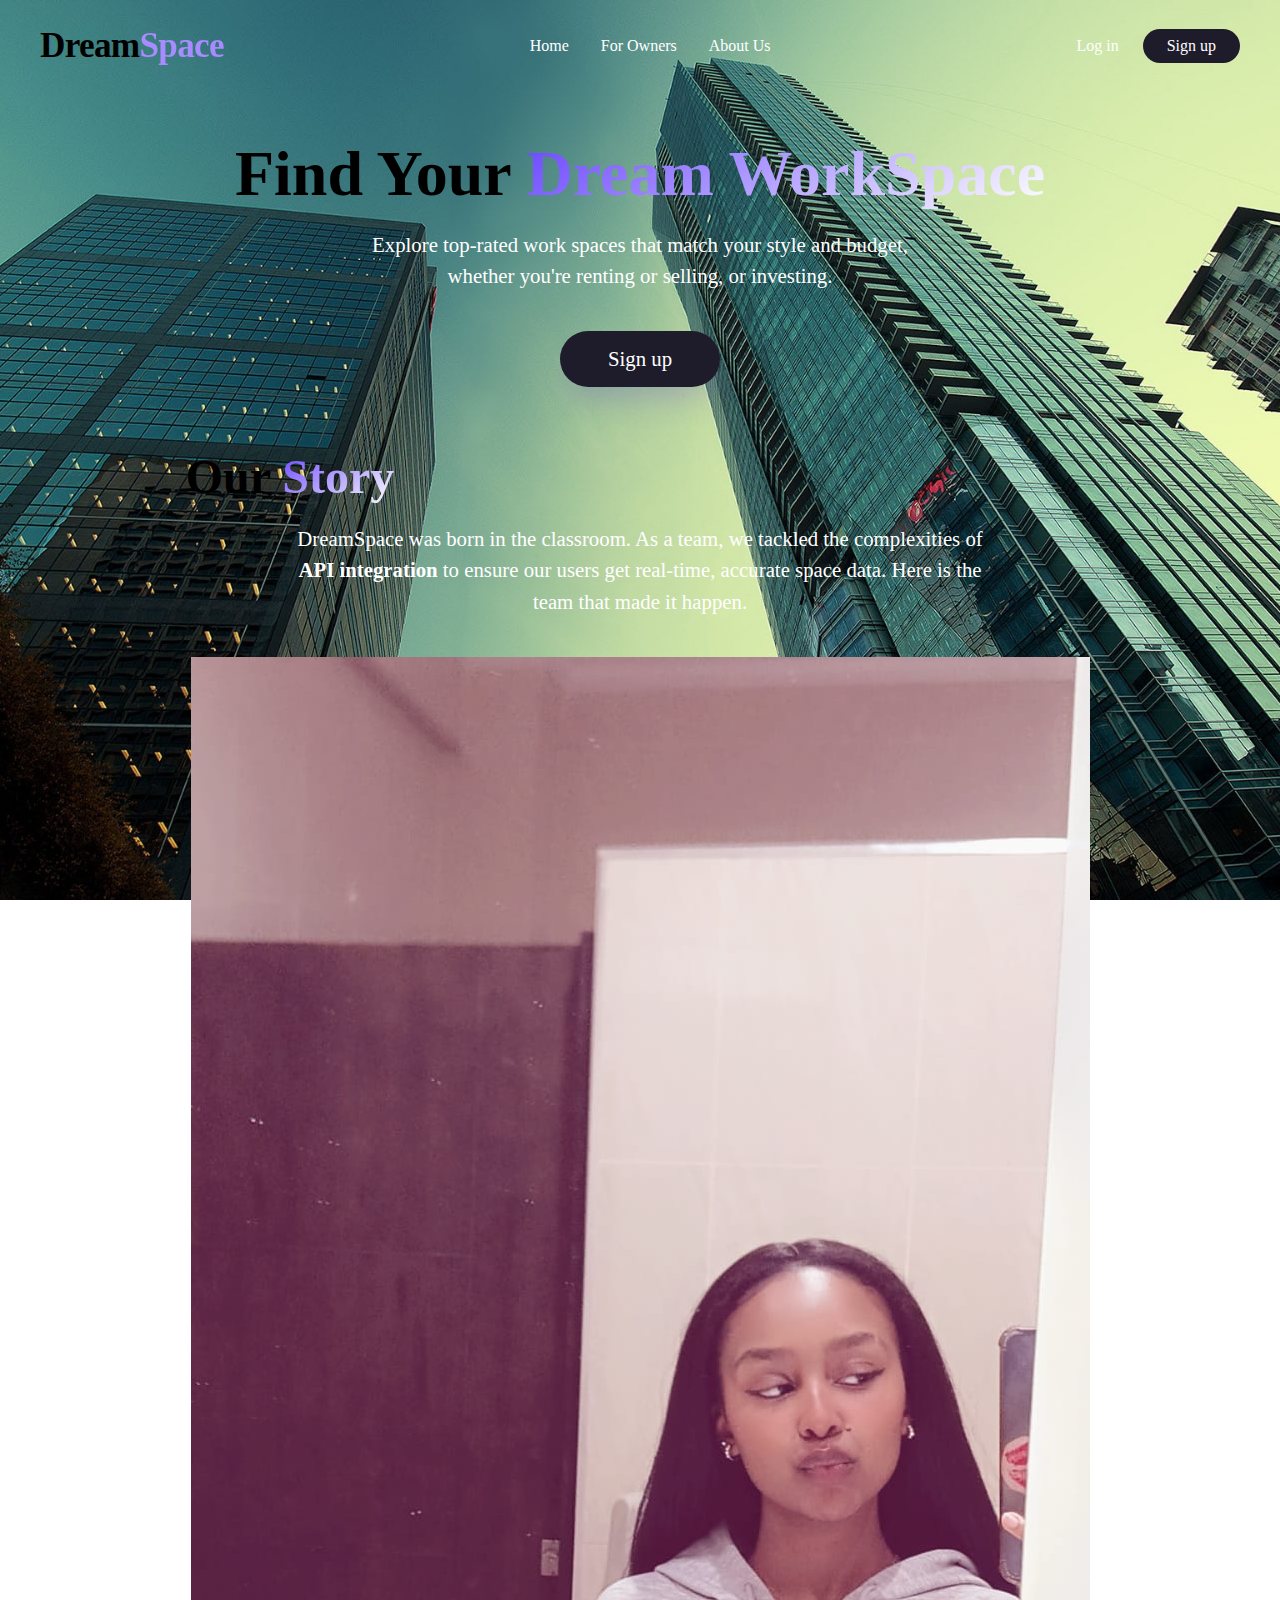
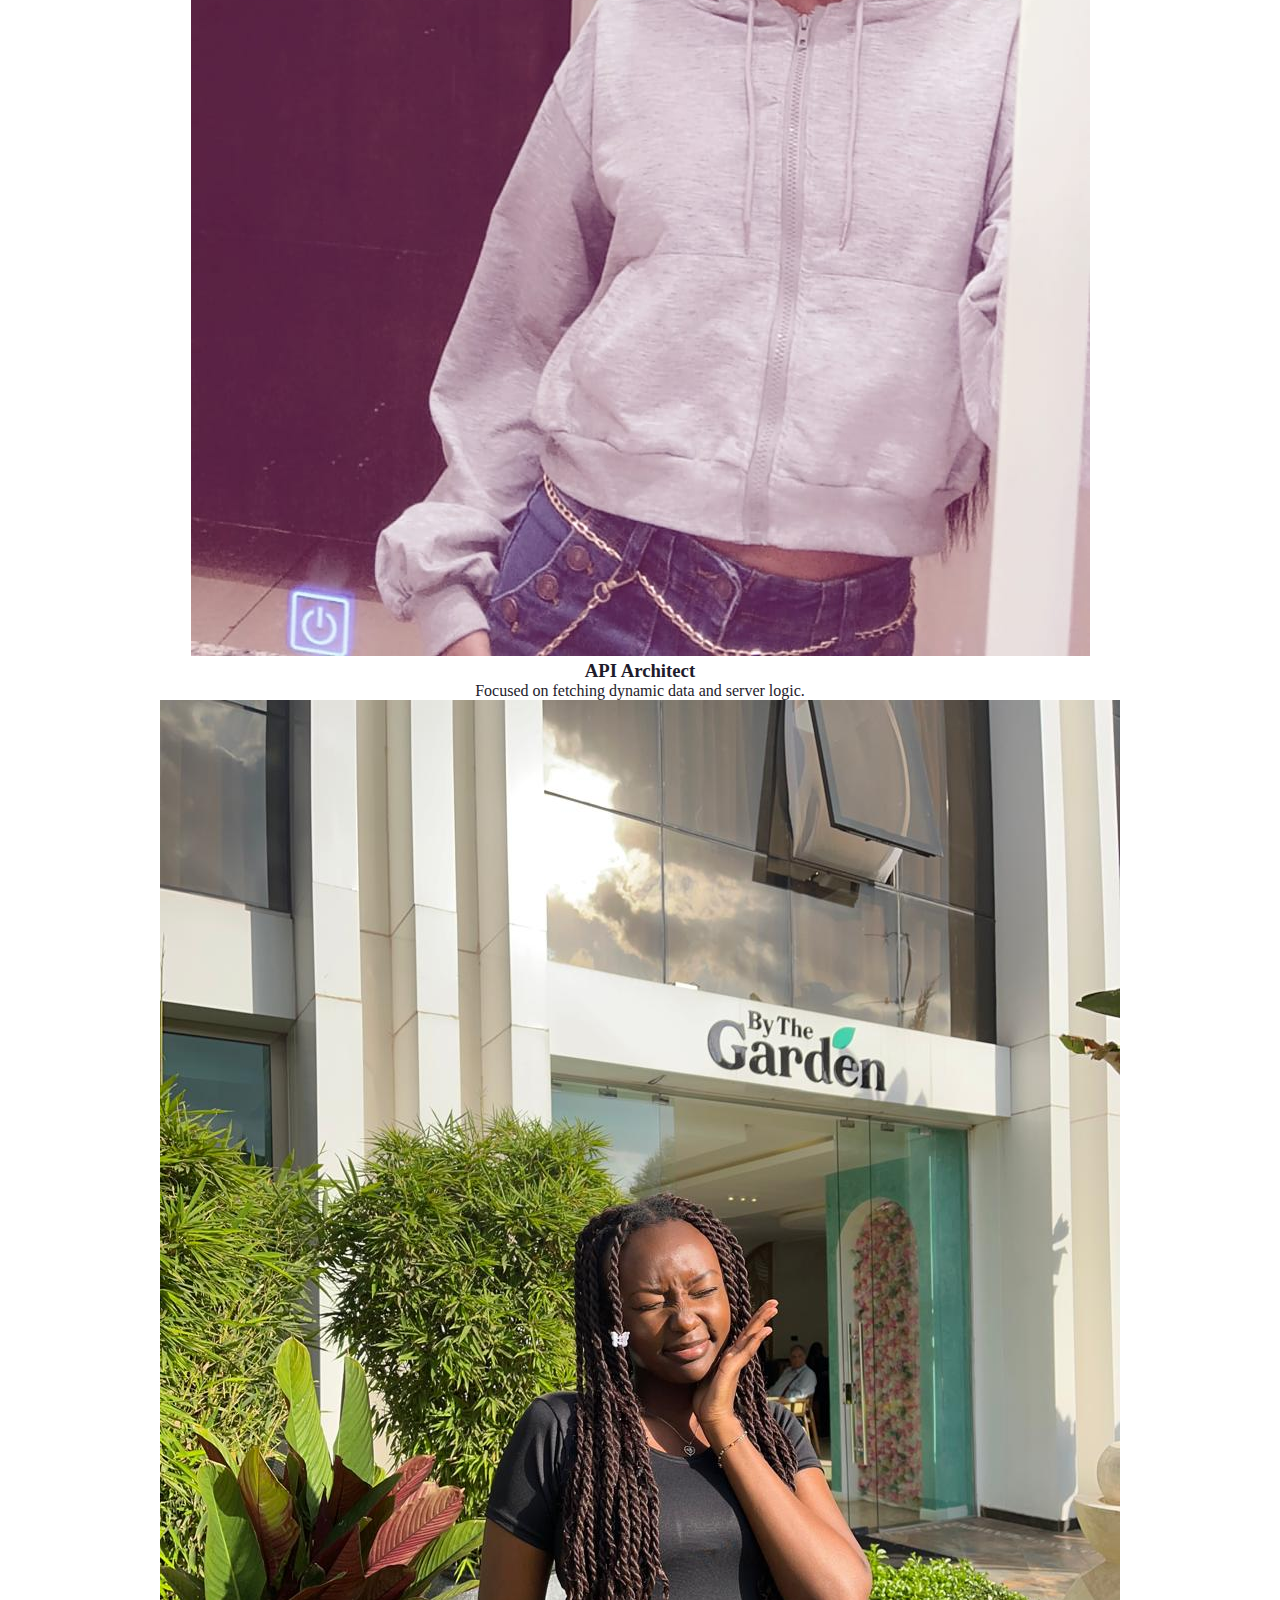
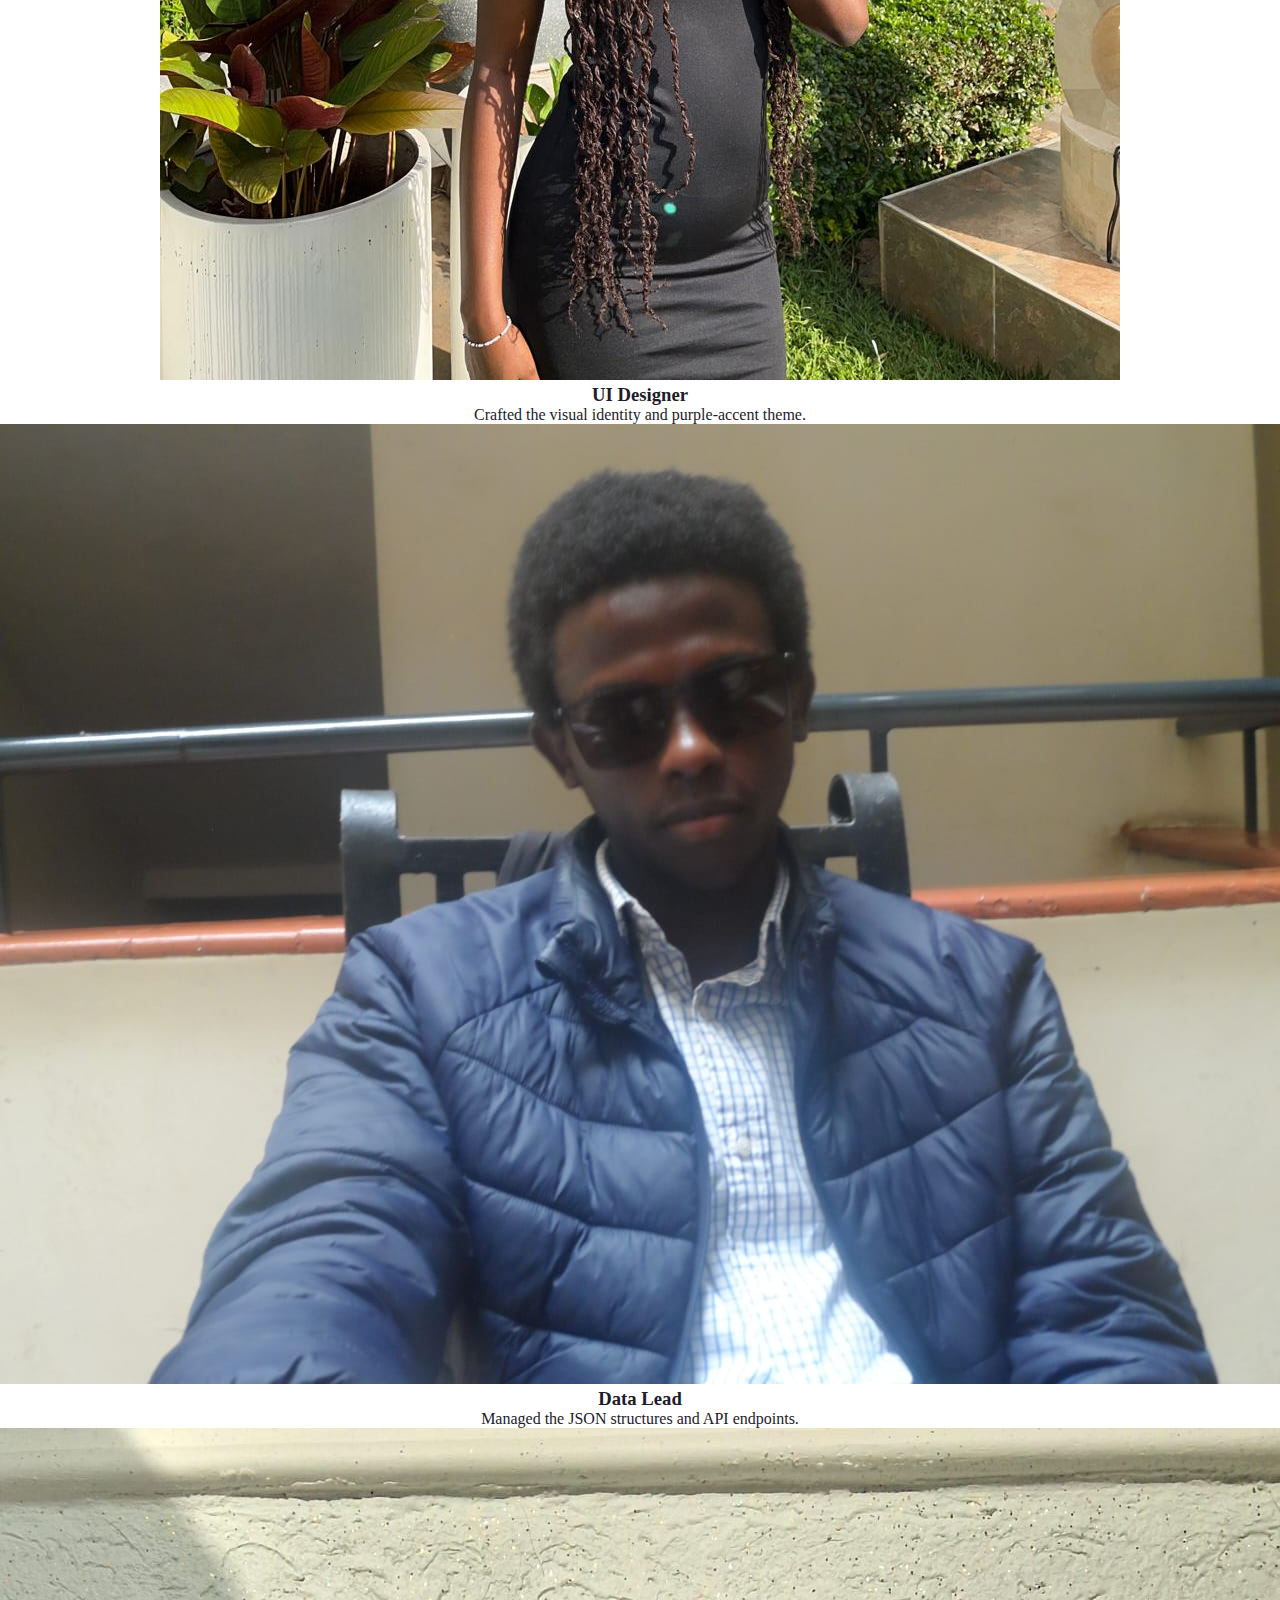
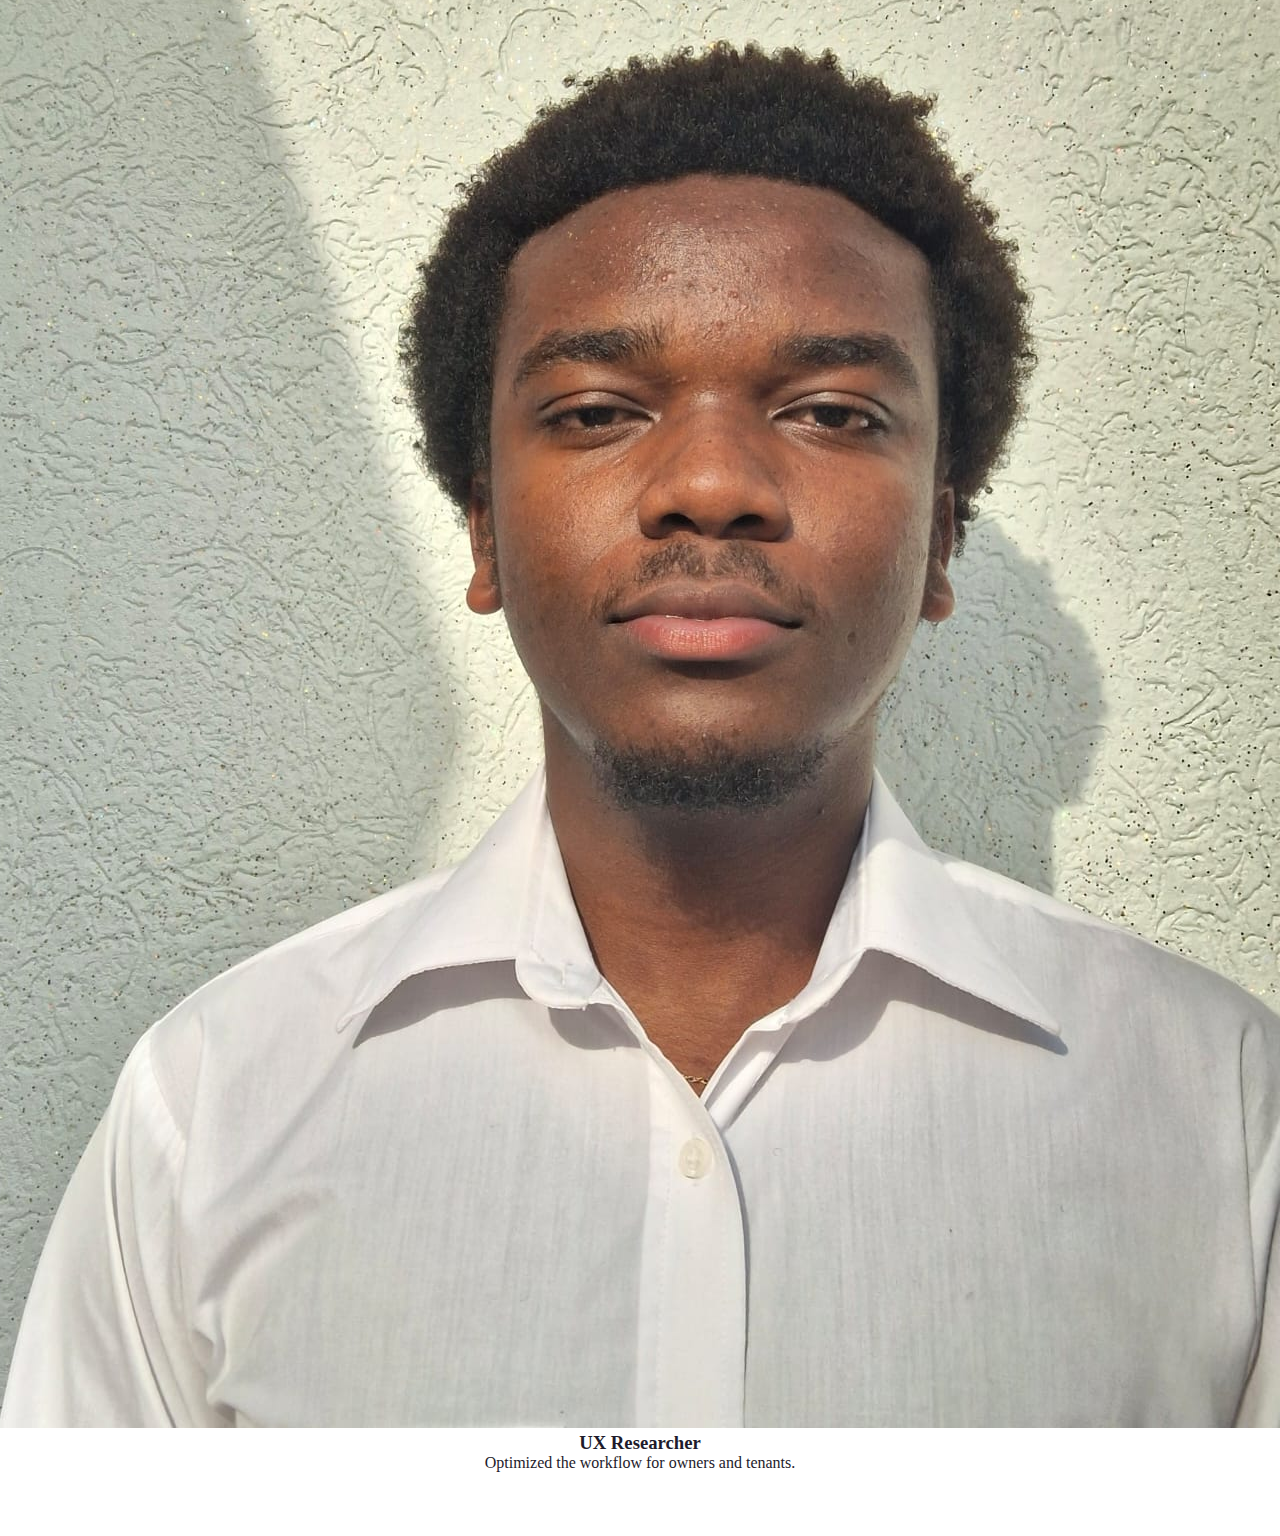
<file: index.html>
<!DOCTYPE html>
<html lang="en">
<head>
    <meta charset="UTF-8">
    <meta name="viewport" content="width=device-width, initial-scale=1.0">
    <title>DreamSpace · find your space</title>
    <link rel="stylesheet" href="css/style.css">

        
</head>
<body>
    <div class="top-nav">
        <div class="dreamspace-logo">
            Dream<span>Space</span>
        </div>
        <div class="nav-links">
            <a href="index.html">Home</a>
            <a href="owners.html">For Owners</a>
            <a href="about.html">About Us</a>
        </div>
        <div class="auth-links">
            <a href="tenantlogin.html">Log in</a>
            <a href="tenantsign.html">Sign up</a>
        </div>
    </div>

    <div class="main-content">
        <div class="hero-title">
            Find Your <span>Dream WorkSpace</span>
        </div>
        <div class="hero-description">
            Explore top-rated work spaces that match your style and budget, 
            <br>whether you're renting or selling, or investing.
        </div>
        <a href="tenantsign.html" class="signup-large">Sign up</a>

        <section class="story-section">
            <div class="hero-title" style="font-size: 3rem; margin-top: 4rem;">
                Our <span>Story</span>
            </div>
            <div class="hero-description">
                DreamSpace was born in the classroom. As a team, we tackled the complexities of <strong>API integration</strong> to ensure our users get real-time, accurate space data. Here is the team that made it happen.
            </div>

            <div class="classmate-grid">
                <div class="classmate-card">
                    <div class="photo-placeholder">
                        <img src="img/classmate1.jpeg" alt="Classmate Name">
                    </div>
                    <h3>API Architect</h3>
                    <p>Focused on fetching dynamic data and server logic.</p>
                </div>

                <div class="classmate-card">
                    <div class="photo-placeholder">
                        <img src="img/classmate2.jpeg" alt="Classmate Name">
                    </div>
                    <h3>UI Designer</h3>
                    <p>Crafted the visual identity and purple-accent theme.</p>
                </div>

                <div class="classmate-card">
                    <div class="photo-placeholder">
                        <img src="img/classmate3.jpeg" alt="Classmate Name">
                    </div>
                    <h3>Data Lead</h3>
                    <p>Managed the JSON structures and API endpoints.</p>
                </div>

                <div class="classmate-card">
                    <div class="photo-placeholder">
                        <img src="img/classmate4.jpeg" alt="Classmate Name">
                    </div>
                    <h3>UX Researcher</h3>
                    <p>Optimized the workflow for owners and tenants.</p>
                </div>
            </div>
        </section>
    </div>
</body>
</html>
</file>
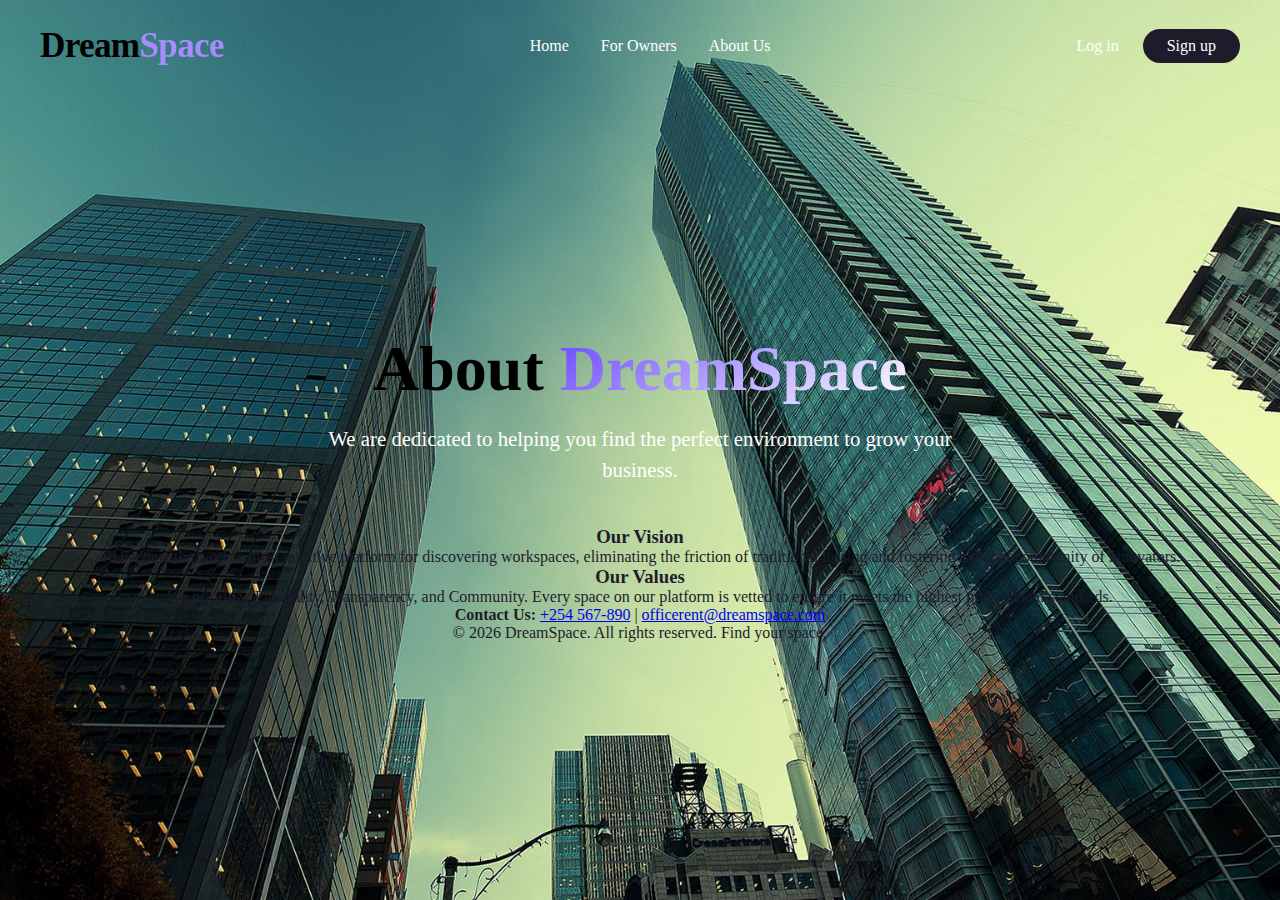
<file: about.html>
<!DOCTYPE html>
<html lang="en">
<head>
    <meta charset="UTF-8">
    <meta name="viewport" content="width=device-width, initial-scale=1.0">
    <title>About Us · DreamSpace</title>
    <link rel="stylesheet" href="css/style.css">
    <link rel="icon" href="css/LOGO.png" type="image/png">


</head>
<body>
    <div class="top-nav">
        <div class="dreamspace-logo">
            Dream<span>Space</span>
        </div>
        <div class="nav-links">
            <a href="index.html">Home</a>
            <a href="owners.html">For Owners</a>
            <a href="about.html">About Us</a>
        </div>
        <div class="auth-links">
            <a href="tenantlogin.html">Log in</a>
            <a href="tenantsign.html">Sign up</a>
        </div>
    </div>

    <div class="main-content">
        <div class="hero-title">
            About <span>DreamSpace</span>
        </div>
        
        <div class="hero-description">
            We are dedicated to helping you find the perfect environment to grow your business.
        </div>

        <div class="info-grid">
            <div class="info-box">
                <h3>Our <span>Vision</span></h3>
                <p>To become the world's most intuitive platform for discovering workspaces, eliminating the friction of traditional leasing and fostering a global community of innovators.</p>
            </div>
            <div class="info-box">
                <h3>Our <span>Values</span></h3>
                <p>We prioritize Flexibility, Transparency, and Community. Every space on our platform is vetted to ensure it meets the highest professional standards.</p>
            </div>
        </div>

        <div class="footer-contact">
            <div class="contact-details">
                <strong>Contact Us:</strong>
                <a href="tel:+254567890">+254 567-890</a> | 
                <a href="mailto:officerent@dreamspace.com">officerent@dreamspace.com</a>
            </div>
            <div class="copyright">
                &copy; 2026 DreamSpace. All rights reserved. <span>Find your space.</span>
            </div>
        </div>
    </div>
</body>
</html>
</file>
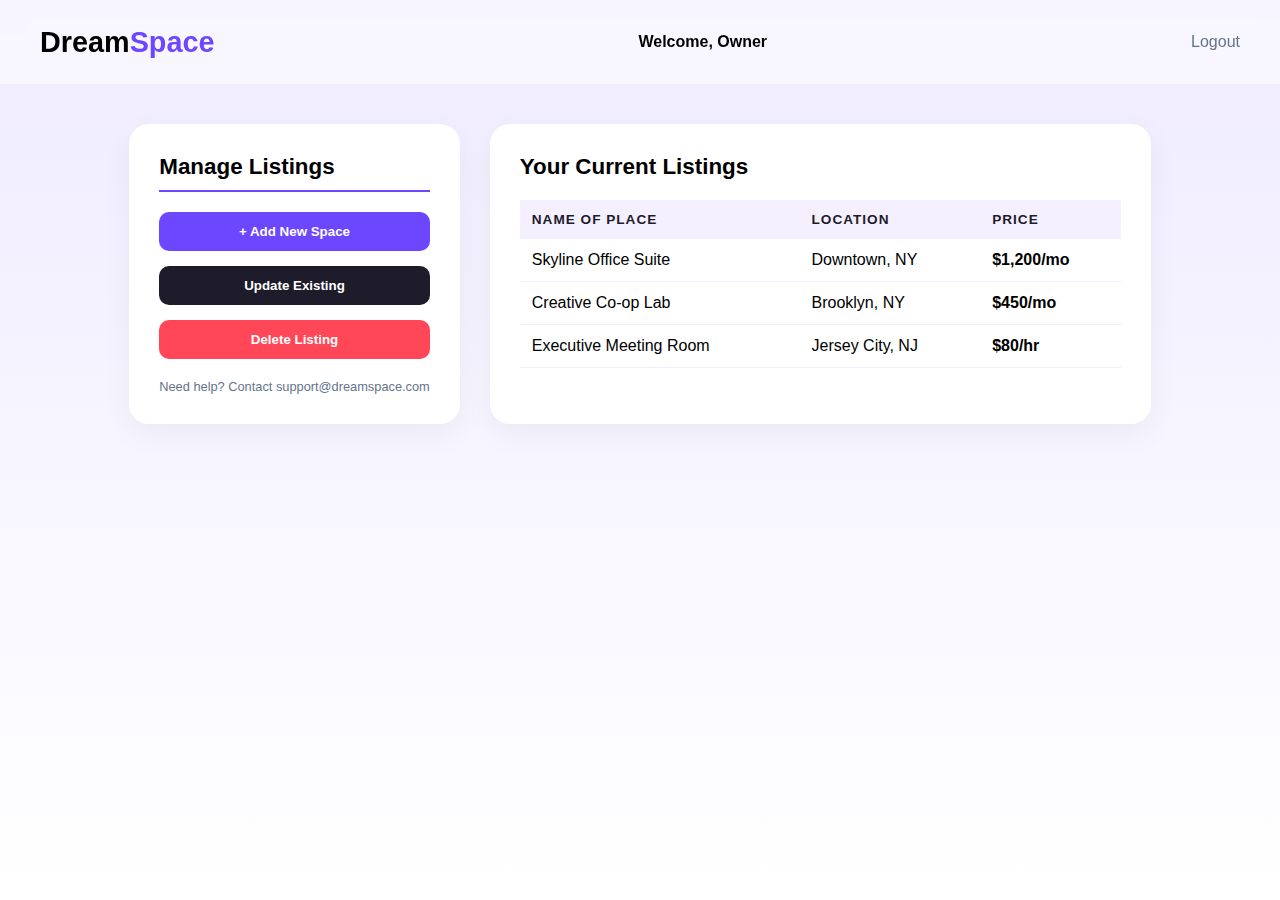
<file: owner_dash.html>
<!DOCTYPE html>
<html lang="en">
<head>
    <meta charset="UTF-8">
    <meta name="viewport" content="width=device-width, initial-scale=1.0">
    <title>Owner Dashboard · DreamSpace</title>
    <link rel="stylesheet" href="css/owner.css">

</head>
<body>

    <nav class="top-nav">
        <a href="index.html" class="dreamspace-logo">Dream<span>Space</span></a>
        <div style="font-weight: 600;">Welcome, Owner</div>
        <a href="owners.html" style="text-decoration: none; color: var(--text-muted);">Logout</a>
    </nav>

    <div class="dash-container">
        <div class="mgmt-box">
            <h2>Manage <span>Listings</span></h2>
            <div class="btn-stack">
                <button class="dash-btn btn-add">+ Add New Space</button>
                <button class="dash-btn btn-update">Update Existing</button>
                <button class="dash-btn btn-delete">Delete Listing</button>
            </div>
            <p style="margin-top: 20px; font-size: 0.8rem; color: var(--text-muted);">
                Need help? Contact support@dreamspace.com
            </p>
        </div>

        <div class="listings-box">
            <h2>Your <span>Current Listings</span></h2>
            <table>
                <thead>
                    <tr>
                        <th>Name of Place</th>
                        <th>Location</th>
                        <th>Price</th>
                    </tr>
                </thead>
                <tbody>
                    <tr>
                        <td>Skyline Office Suite</td>
                        <td>Downtown, NY</td>
                        <td class="price-tag">$1,200/mo</td>
                    </tr>
                    <tr>
                        <td>Creative Co-op Lab</td>
                        <td>Brooklyn, NY</td>
                        <td class="price-tag">$450/mo</td>
                    </tr>
                    <tr>
                        <td>Executive Meeting Room</td>
                        <td>Jersey City, NJ</td>
                        <td class="price-tag">$80/hr</td>
                    </tr>
                </tbody>
            </table>
        </div>
    </div>

</body>
</html>
</file>
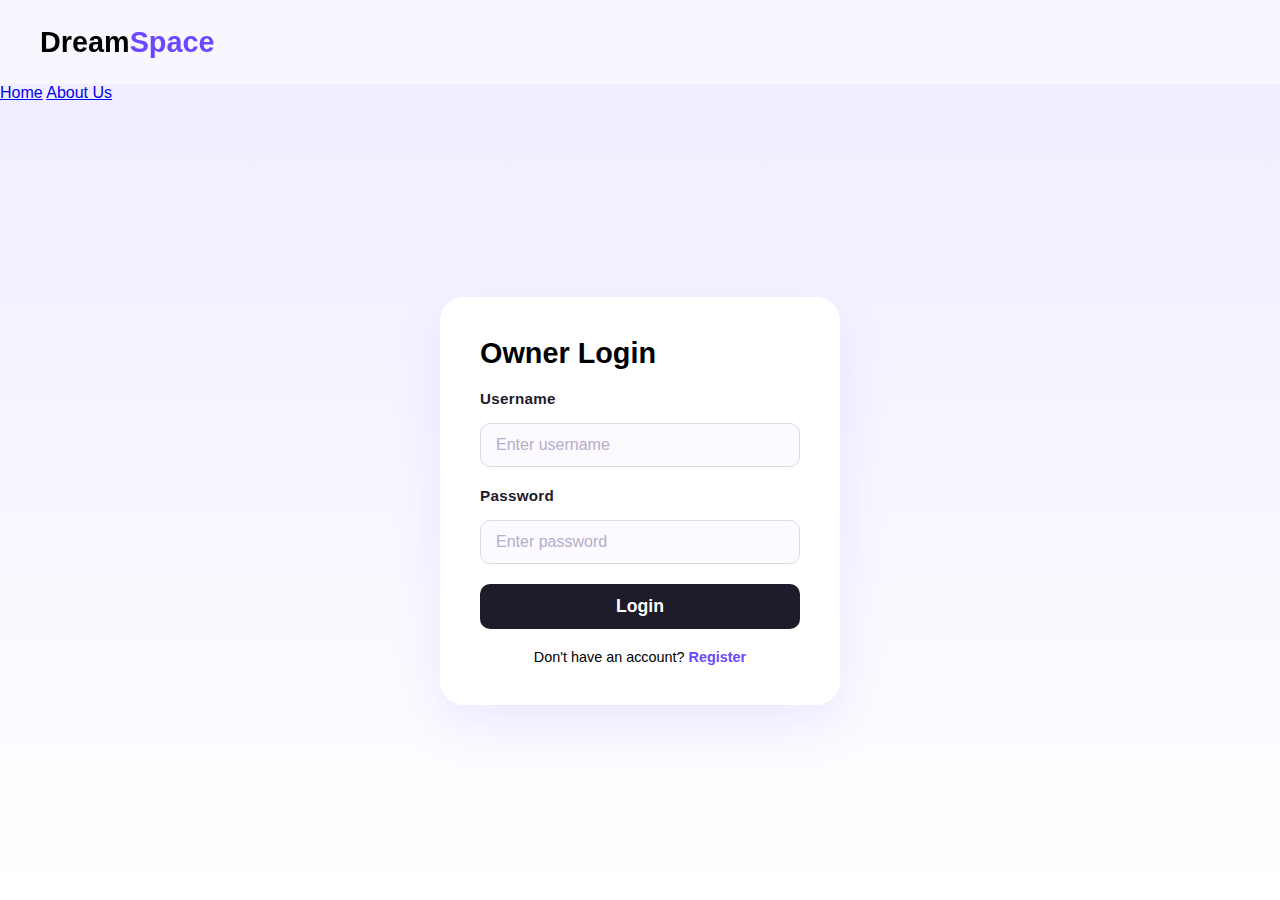
<file: owner_login.html>
<!DOCTYPE html>
<html lang="en">
<head>
    <meta charset="UTF-8">
    <meta name="viewport" content="width=device-width, initial-scale=1.0">
    <title>Owner Login · DreamSpace</title>
    <link rel="stylesheet" href="css/owner.css">
    <link rel="icon" href="css/LOGO.png" type="image/png">

    
    <style>
        .form-box {
            background: #ffffff;
            width: 100%;
            max-width: 400px; /* Even smaller for login */
            padding: 40px;
            border-radius: 24px;
            box-shadow: 0 20px 50px rgba(108, 71, 255, 0.1);
        }
        .form-group { margin-bottom: 20px; }
        .form-group label { display: block; margin-bottom: 8px; font-weight: 600; }
        .form-group input {
            width: 100%;
            padding: 12px 15px;
            border-radius: 10px;
            border: 1px solid #ddd;
            font-size: 1rem;
        }
        .submit-btn {
            width: 100%;
            background: #1e1b2b;
            color: white;
            border: none;
            padding: 12px;
            border-radius: 10px;
            font-size: 1.1rem;
            font-weight: 600;
            cursor: pointer;
            transition: background 0.2s;
        }
        .submit-btn:hover { background: #6c47ff; }
    </style>
</head>
<body>
    <div class="top-nav">
        <div class="dreamspace-logo">Dream<span>Space</span></div>
 </div>
        <div class="nav-links">
            <a href="index.html">Home</a>
          
            <a href="about.html">About Us</a>
  
        </div>



    <div class="owner-portal-container">
        <div class="form-box">
            <h2 style="margin-bottom: 20px; font-size: 1.8rem;">Owner <span>Login</span></h2>
            <form action="owner_dash.html">
                <div class="form-group">
                    <label>Username</label>
                    <input type="text" placeholder="Enter username">
                </div>
                <div class="form-group">
                    <label>Password</label>
                    <input type="password" placeholder="Enter password">
                </div>
                <button type="submit" class="submit-btn">Login</button>
            </form>
            <p style="margin-top: 20px; font-size: 0.9rem; text-align: center;">
                Don't have an account? <a href="owner_register.html" style="color: #6c47ff; font-weight: 600; text-decoration: none;">Register</a>
            </p>
        </div>
    </div>
</body>
</html>
</file>
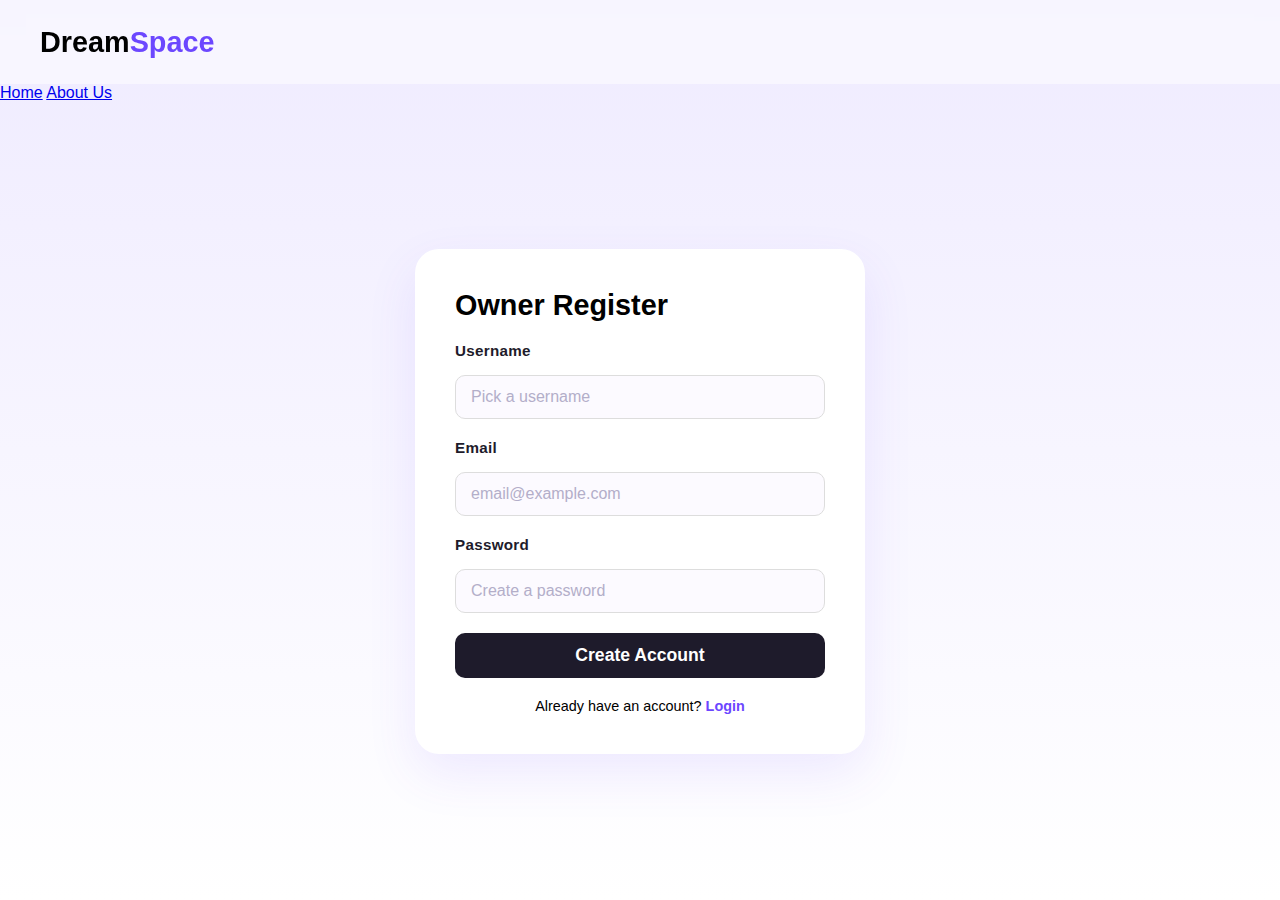
<file: owner_register.html>
<!DOCTYPE html>
<html lang="en">
<head>
    <meta charset="UTF-8">
    <meta name="viewport" content="width=device-width, initial-scale=1.0">
    <title>Owner Registration · DreamSpace</title>
    <link rel="stylesheet" href="css/owner.css">
    <link rel="icon" href="css/LOGO.png" type="image/png">

    
    <style>
        /* Specific sizing for the input boxes */
        .form-box {
            background: #ffffff;
            width: 100%;
            max-width: 450px; /* Smaller, focused box */
            padding: 40px;
            border-radius: 24px;
            box-shadow: 0 20px 50px rgba(108, 71, 255, 0.1);
            text-align: left; /* Form labels aligned left */
        }
        .form-group { margin-bottom: 20px; }
        .form-group label { 
            display: block; 
            margin-bottom: 8px; 
            font-weight: 600; 
            color: #1e1b2b; 
        }
        .form-group input {
            width: 100%;
            padding: 12px 15px;
            border-radius: 10px;
            border: 1px solid #ddd;
            font-size: 1rem;
            outline-color: #6c47ff;
        }
        .submit-btn {
            width: 100%;
            background: #1e1b2b;
            color: white;
            border: none;
            padding: 12px;
            border-radius: 10px;
            font-size: 1.1rem;
            font-weight: 600;
            cursor: pointer;
            transition: background 0.2s;
        }
        .submit-btn:hover { background: #6c47ff; }
    </style>
</head>
<body>
    <div class="top-nav">
        <div class="dreamspace-logo">Dream<span>Space</span></div>
    </div>
 </div>
        <div class="nav-links">
            <a href="index.html">Home</a>
            <a href="about.html">About Us</a>
  
        </div>


    <div class="owner-portal-container">
        <div class="form-box">
            <h2 style="margin-bottom: 20px; font-size: 1.8rem;">Owner <span>Register</span></h2>
            <form action="owner_dash.html">
                <div class="form-group">
                    <label>Username</label>
                    <input type="text" placeholder="Pick a username">
                </div>
                <div class="form-group">
                    <label>Email</label>
                    <input type="email" placeholder="email@example.com">
                </div>
                <div class="form-group">
                    <label>Password</label>
                    <input type="password" placeholder="Create a password">
                </div>
                <button type="submit" class="submit-btn">Create Account</button>
            </form>
            <p style="margin-top: 20px; font-size: 0.9rem; text-align: center;">
                Already have an account? <a href="owner_login.html" style="color: #6c47ff; font-weight: 600; text-decoration: none;">Login</a>
            </p>
        </div>
    </div>
</body>
</html>
</file>
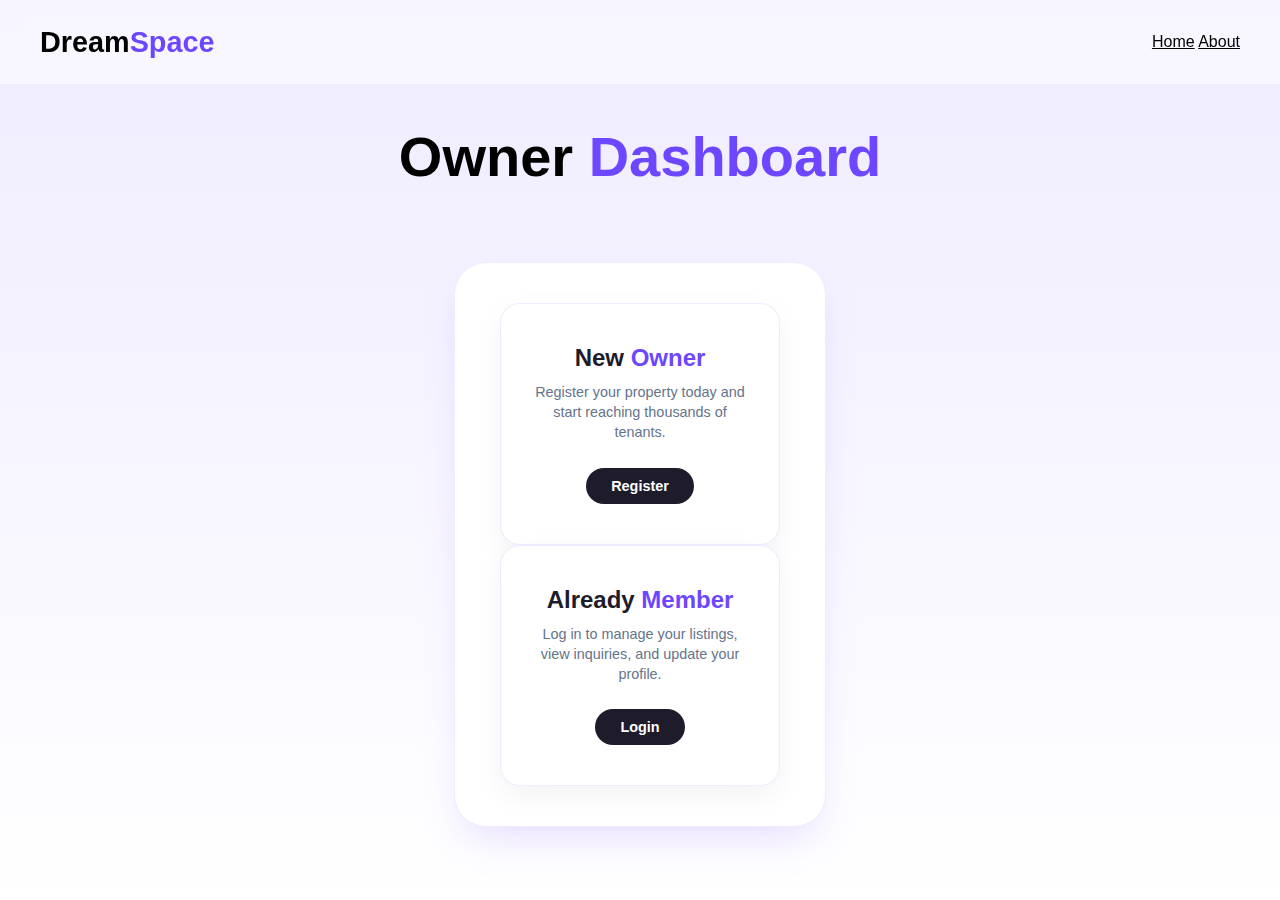
<file: owners.html>
<!DOCTYPE html>
<html lang="en">
<head>
    <meta charset="UTF-8">
    <meta name="viewport" content="width=device-width, initial-scale=1.0">
    <title>Owner Portal · DreamSpace</title>
    <link rel="stylesheet" href="css/owner.css">
</head>
<body>
    <div class="top-nav">
        <div class="dreamspace-logo">Dream<span>Space</span></div>
        <div class="nav-links">
            <a href="index.html" style="color:#000">Home</a>
            <a href="about.html" style="color:#000">About</a>
        </div>
    </div>

    <div class="owner-portal-container" style="flex-direction: column;">
        <div class="hero-title" style="margin-bottom: 40px;">
            Owner <span>Dashboard</span>
        </div>

        <div class="signup-container">
            <div class="signup-card">
            <a href="owner_register.html" class="action-card">
                <h3>New <span>Owner</span></h3>
                <p>Register your property today and start reaching thousands of tenants.</p>
                <div class="card-btn">Register</div>
            </a>

            <a href="owner_login.html" class="action-card">
                <h3>Already <span>Member</span></h3>
                <p>Log in to manage your listings, view inquiries, and update your profile.</p>
                <div class="card-btn">Login</div>
            </a>
            </div>
            </div>
        </div>
    </div>
</body>
</html>
</file>
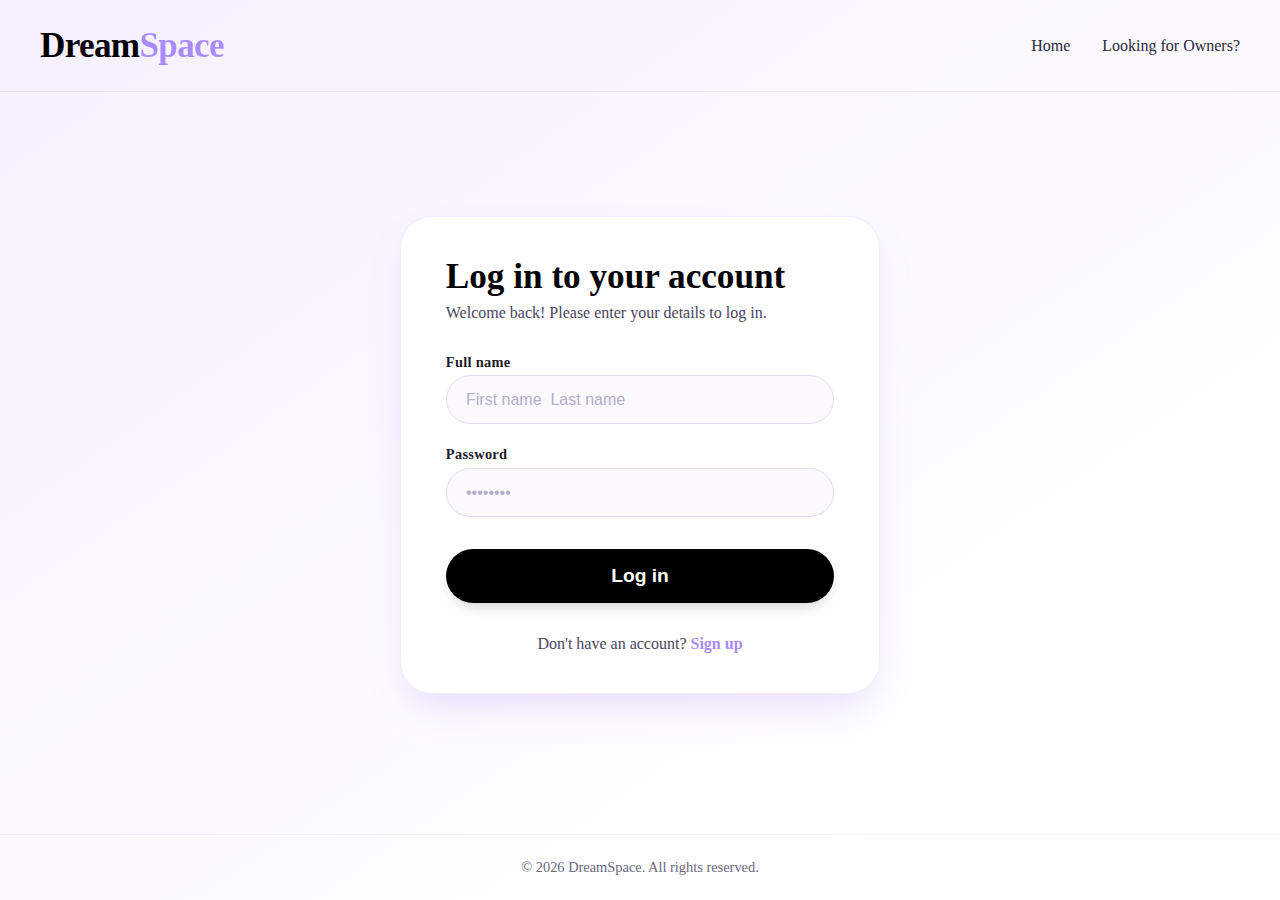
<file: tenantlogin.html>
<!DOCTYPE html>
<html lang="en">
<head>
    <meta charset="UTF-8">
    <meta name="viewport" content="width=device-width, initial-scale=1.0">
    <title>DreamSpace · Sign Up</title>
    <link rel="stylesheet" href="css/tenantstyle.css">
    <link rel="icon" href="css/LOGO.png" type="image/png">
</head>
<body>
    <div class="top-nav">
        <div class="dreamspace-logo">
            Dream<span>Space</span>
        </div>
        <div class="nav-links">
            <a href="index.html">Home</a>
            <a href="owners.html">Looking for Owners?</a>
        </div>
    </div>

    <div class="signup-container">
        <div class="signup-card">
            <h1>Log in to your account</h1>
            <p class="subhead">Welcome back! Please enter your details to log in.</p>

            <form action="php/tenantlogin.php" method="POST" class="signup-form">
                <div class="form-group">
                    <label for="fullname">Full name</label>
                    <input type="text" id="fullname" name="fullname" placeholder="First name  Last name" required>
                </div>
                <div class="form-group">
                    <label for="password">Password</label>
                    <input type="password" id="password" name="password" placeholder="••••••••" required>
                </div>
                <button type="submit" class="btn-signup">Log in</button>
            </form>
            <p class="login-redirect">
                Don't have an account? <a href="tenantsign.html">Sign up</a>
            </p>
        </div>
    </div>

    <div class="footer">
        <p>© 2026 DreamSpace. All rights reserved.</p>
    </div>
</body>
</html>
</file>
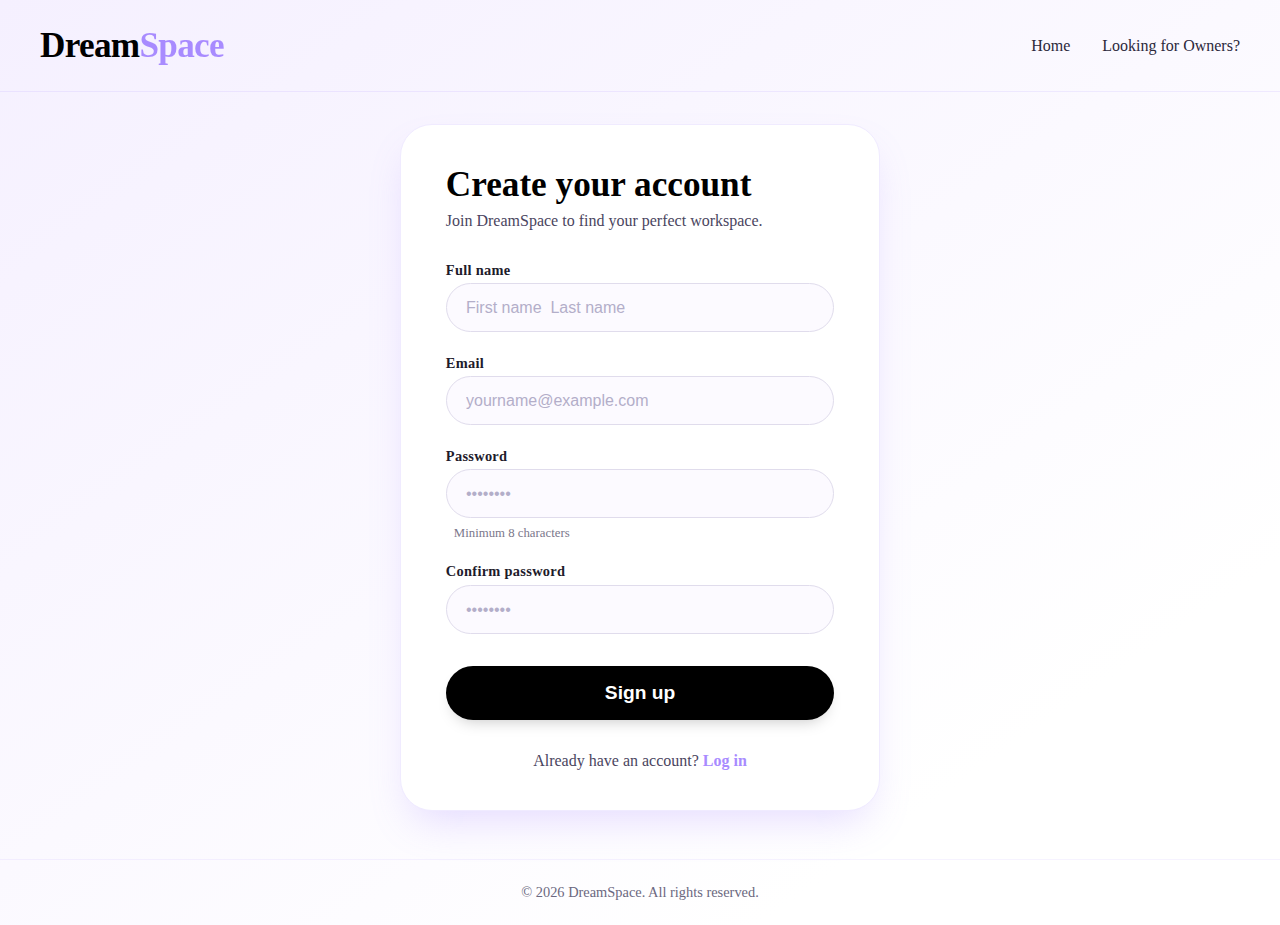
<file: tenantsign.html>
<!DOCTYPE html>
<html lang="en">
<head>
    <meta charset="UTF-8">
    <meta name="viewport" content="width=device-width, initial-scale=1.0">
    <title>DreamSpace · Sign Up</title>
    <link rel="stylesheet" href="css/tenantstyle.css">
</head>
<body>
    <div class="top-nav">
        <div class="dreamspace-logo">
            Dream<span>Space</span>
        </div>
        <div class="nav-links">
            <a href="index.html">Home</a>
            <a href="owners.html">Looking for Owners?</a>
        </div>
    </div>

    <div class="signup-container">
        <div class="signup-card">
            <h1>Create your account</h1>
            <p class="subhead">Join DreamSpace to find your perfect workspace.</p>

            <form action="#" method="post" class="signup-form">
                <div class="form-group">
                    <label for="fullname">Full name</label>
                    <input type="text" id="fullname" name="fullname" placeholder="First name  Last name" required>
                </div>

                <div class="form-group">
                    <label for="email">Email</label>
                    <input type="email" id="email" name="email" placeholder="yourname@example.com" required>
                </div>

                <div class="form-group">
                    <label for="password">Password</label>
                    <input type="password" id="password" name="password" placeholder="••••••••" required>
                    <span class="hint">Minimum 8 characters</span>
                </div>

                <div class="form-group">
                    <label for="confirm-password">Confirm password</label>
                    <input type="password" id="confirm-password" name="confirm-password" placeholder="••••••••" required>
                </div>
                <button type="submit" class="btn-signup">Sign up</button>
            </form>
            <p class="login-redirect">
                Already have an account? <a href="tenantlogin.html">Log in</a>
            </p>
        </div>
    </div>

    <div class="footer">
        <p>© 2026 DreamSpace. All rights reserved.</p>
    </div>
</body>
</html>
</file>
<file: css/style.css>
* {
    margin: 0;
    padding: 0;
    box-sizing: border-box;
}

body {
    background: url('bg.jpg') no-repeat center center fixed;
    background-size: cover;
    min-height: 100vh;
    display: flex;
    flex-direction: column;
    color: #1e1b2b;
}

/* top navigation bar */
.top-nav {
    display: flex;
    justify-content: space-between;
    align-items: center;
    padding: 1.6rem 2.5rem;
    width: 100%;
    flex-wrap: wrap;
    gap: 1.5rem;
}

/* logo */
.dreamspace-logo {
    font-size: 2.2rem;
    font-weight: 700;
    letter-spacing: -0.02em;
    color: #000000;
}

.dreamspace-logo span {
    background: #a88bff;
    -webkit-background-clip: text;
    -webkit-text-fill-color: transparent;
    background-clip: text;
}

/* center nav links (home, for owners, about us) */
.nav-links {
    display: flex;
    gap: 2rem;
    align-items: center;
    flex-wrap: wrap;
    font-size: 1rem;
}

.nav-links a {
    text-decoration: none;
    color: #ffffff;
    font-weight: 450;
    transition: color 0.2s;
}

.nav-links a:hover {
    color: #b1a5f0;
}

/* right side auth links (log in, sign up) */
.auth-links {
    display: flex;
    align-items: center;
    gap: 1.5rem;
    flex-wrap: wrap;
}

.auth-links a {
    text-decoration: none;
    color: #ffffff;
    font-weight: 450;
    transition: color 0.2s;
}

/* sign up pill (only the last link inside auth-links) */
.auth-links a:last-child {
    background: #1e1b2b;
    color: white;
    padding: 0.5rem 1.5rem;
    border-radius: 30px;
    font-weight: 500;
    transition: background 0.2s;
}

.auth-links a:last-child:hover {
    background: #6c47ff;
    color: white;
}

/* main content container */
.main-content {
    flex: 1;
    display: flex;
    flex-direction: column;
    align-items: center;
    justify-content: center;
    padding: 2rem 2rem 4rem 2rem;
    text-align: center;
    max-width: 1200px;
    margin: 0 auto;
    width: 100%;
}

/* hero title */
.hero-title {
    font-size: 4rem;
    font-weight: 700;
    line-height: 1.1;
    max-width: 900px;
    margin: 1rem 0 1.2rem 0;
    color: #000000;
}

.hero-title span {
    color: #6c47ff;
    background: linear-gradient(145deg, #6c47ff, #ffffff);
    -webkit-background-clip: text;
    -webkit-text-fill-color: transparent;
    background-clip: text;
}

/* description text */
.hero-description {
    font-size: 1.3rem;
    color: #ffffff;
    max-width: 700px;
    margin: 0 auto 2.5rem auto;
    font-weight: 350;
    line-height: 1.5;
}

/* large sign up button (duplicate? it's the one in hero) */
.signup-large {
    background: #1e1b2b;
    color: white;
    border: none;
    padding: 1rem 3rem;
    border-radius: 60px;
    font-size: 1.3rem;
    font-weight: 500;
    box-shadow: 0 20px 30px -10px rgba(90, 60, 200, 0.25);
    transition: all 0.2s;
    text-decoration: none;
    display: inline-block;
}

.signup-large:hover {
    background: #6c47ff;
    transform: translateY(-2px);
    box-shadow: 0 28px 35px -12px #6c47ff80;
    cursor: pointer;
}
</file>
<file: css/owner.css>
/* --- DreamSpace Owner-Specific Styles --- */

:root {
    /* Gradient transition from the main's light purple-blue hint to white */
    --gradient-top: #efebff; 
    --gradient-bottom: #ffffff;
    
    /* Colors pulled directly from your Main CSS */
    --ds-purple: #6c47ff;
    --ds-dark: #1e1b2b;
    --ds-light-purple: #b1a5f0;
    --text-main: #000000;
    --text-muted: #4a4a4a;
}

body {
    margin: 0;
    padding: 0;
    font-family: 'Segoe UI', sans-serif;
    /* Gradient background as requested */
    background: linear-gradient(180deg, var(--gradient-top) 0%, var(--gradient-bottom) 100%);
    background-attachment: fixed;
    color: var(--text-main);
    display: flex;
    flex-direction: column;
    min-height: 100vh;
}

/* Nav Bar - Using Main Site Logic */
.top-nav {
    display: flex;
    justify-content: space-between;
    align-items: center;
    padding: 1.6rem 2.5rem;
}

.dreamspace-logo {
    font-size: 2.2rem;
    font-weight: 700;
    color: var(--text-main);
}

.dreamspace-logo span {
    color: var(--ds-purple); /* Using your specific brand purple */
}

/* The Extended Rectangle Box */
.owner-portal-container {
    flex: 1;
    display: flex;
    align-items: center;
    justify-content: center;
    padding: 40px;
}

.extended-box {
    background: #ffffff;
    width: 100%;
    max-width: 900px;
    padding: 70px 50px;
    border-radius: 30px;
    /* Soft shadow based on your signup-large button shadow */
    box-shadow: 0 20px 50px rgba(108, 71, 255, 0.1);
    border: 1px solid rgba(108, 71, 255, 0.1);
    text-align: center;
}

.hero-title {
    font-size: 3.5rem;
    font-weight: 700;
    color: var(--text-main);
    margin-bottom: 1rem;
}

.hero-title span {
    color: var(--ds-purple);
}

.hero-description {
    font-size: 1.2rem;
    color: var(--text-muted);
    max-width: 600px;
    margin: 0 auto 3rem auto;
    line-height: 1.6;
}

/* Action Buttons - Matching .signup-large from Main */
.register-btn {
    background: var(--ds-dark);
    color: white;
    padding: 1.2rem 4rem;
    border-radius: 60px;
    font-size: 1.3rem;
    font-weight: 500;
    text-decoration: none;
    display: inline-block;
    transition: all 0.2s;
    box-shadow: 0 15px 30px -10px rgba(30, 27, 43, 0.3);
}

.register-btn:hover {
    background: var(--ds-purple);
    transform: translateY(-3px);
    box-shadow: 0 20px 35px -12px rgba(108, 71, 255, 0.5);
}

.login-footer {
    margin-top: 25px;
    font-size: 1rem;
    color: var(--text-muted);
}

.login-footer a {
    color: var(--ds-purple);
    text-decoration: none;
    font-weight: 600;
}

.login-footer a:hover {
    text-decoration: underline;
}
.cards-container {
            display: flex;
            gap: 30px;
            justify-content: center;
            flex-wrap: wrap;
            margin-top: 20px;
        }

        /* The individual small hover box */
        .action-card {
            background: #ffffff;
            width: 280px;
            padding: 40px 30px;
            border-radius: 20px;
            text-align: center;
            text-decoration: none;
            color: #1e1b2b;
            box-shadow: 0 10px 30px rgba(0, 0, 0, 0.05);
            border: 1px solid rgba(108, 71, 255, 0.1);
            transition: all 0.3s ease;
            display: flex;
            flex-direction: column;
            align-items: center;
        }

        /* Hover Effect: Lifts the box and adds a purple glow */
        .action-card:hover {
            transform: translateY(-10px);
            box-shadow: 0 20px 40px rgba(108, 71, 255, 0.15);
            border-color: #6c47ff;
        }

        .action-card h3 {
            font-size: 1.5rem;
            margin-bottom: 10px;
        }

        .action-card h3 span {
            color: #6c47ff;
        }

        .action-card p {
            font-size: 0.9rem;
            color: #64748b;
            margin-bottom: 25px;
            line-height: 1.4;
        }

        /* Small button inside the box */
        .card-btn {
            background: #1e1b2b;
            color: white;
            padding: 10px 25px;
            border-radius: 30px;
            font-weight: 600;
            font-size: 0.9rem;
            transition: background 0.2s;
        }

        .action-card:hover .card-btn {
            background: #6c47ff;
        }
        .signup-container {
    flex: 1;
    display: flex;
    align-items: center;
    justify-content: center;
    padding: 2rem 1.5rem;
}

/* white card */
.signup-card {
    background: white;
    max-width: 480px;
    width: 100%;
    padding: 2.5rem 2.8rem;
    border-radius: 2rem;
    box-shadow: 0 20px 40px -12px rgba(168, 139, 255, 0.3);
    border: 1px solid #f0ebff;
}

.signup-card h1 {
    font-size: 2.2rem;
    font-weight: 700;
    margin-bottom: 0.4rem;
    color: #000000;
}

        :root {
            --ds-purple: #6c47ff;
            --ds-dark: #1e1b2b;
            --gradient-top: #efebff; 
            --gradient-bottom: #ffffff;
            --text-main: #000000;
            --text-muted: #64748b;
        }

        * { margin: 0; padding: 0; box-sizing: border-box; }

        body {
            font-family: 'Segoe UI', sans-serif;
            background: linear-gradient(180deg, var(--gradient-top) 0%, var(--gradient-bottom) 100%);
            background-attachment: fixed;
            min-height: 100vh;
            color: var(--text-main);
        }

        .top-nav {
            display: flex;
            justify-content: space-between;
            align-items: center;
            padding: 1.6rem 2.5rem;
            background: rgba(255, 255, 255, 0.5);
            backdrop-filter: blur(10px);
        }

        .dreamspace-logo { font-size: 1.8rem; font-weight: 700; text-decoration: none; color: #000; }
        .dreamspace-logo span { color: var(--ds-purple); }

        .dash-container {
            max-width: 1100px;
            margin: 40px auto;
            padding: 0 20px;
            display: grid;
            grid-template-columns: 1fr 2fr; /* Sidebar-style for management, wide for table */
            gap: 30px;
        }

        /* --- Management Box --- */
        .mgmt-box {
            background: #ffffff;
            padding: 30px;
            border-radius: 20px;
            box-shadow: 0 10px 30px rgba(0,0,0,0.05);
            height: fit-content;
        }

        .mgmt-box h2 { margin-bottom: 20px; font-size: 1.4rem; border-bottom: 2px solid var(--ds-purple); padding-bottom: 10px; }

        .btn-stack { display: flex; flex-direction: column; gap: 15px; }

        .dash-btn {
            padding: 12px;
            border-radius: 10px;
            border: none;
            font-weight: 600;
            cursor: pointer;
            transition: 0.3s;
            text-align: center;
            text-decoration: none;
        }

        .btn-add { background: var(--ds-purple); color: white; }
        .btn-update { background: var(--ds-dark); color: white; }
        .btn-delete { background: #ff4757; color: white; }
        .dash-btn:hover { opacity: 0.8; transform: translateY(-2px); }

        /* --- Listings Table Box --- */
        .listings-box {
            background: #ffffff;
            padding: 30px;
            border-radius: 20px;
            box-shadow: 0 10px 30px rgba(0,0,0,0.05);
        }

        .listings-box h2 { margin-bottom: 20px; font-size: 1.4rem; }

        table {
            width: 100%;
            border-collapse: collapse;
            margin-top: 10px;
        }

        th {
            text-align: left;
            padding: 12px;
            background: #f8f9fa;
            color: var(--text-muted);
            font-size: 0.85rem;
            text-transform: uppercase;
            letter-spacing: 1px;
        }

        td {
            padding: 15px 12px;
            border-bottom: 1px solid #eee;
            font-size: 1rem;
        }

        tr:hover { background: #fafaff; }

        .price-tag {
            color: var(--ds-purple);
            font-weight: 700;
        }

        @media (max-width: 900px) {
            .dash-container { grid-template-columns: 1fr; }
        }

/*status badge styles */
        .status-badge {
            display: inline-block;
            padding: 4px 12px;
            border-radius: 30px;
            font-size: 0.85rem;
            font-weight: 600;
            text-transform: capitalize;
        }
        .status-available {
            background: #d4edda;
            color: #155724;
        }
        .status-rented {
            background: #f8d7da;
            color: #721c24;
        }
        .status-pending {
            background: #fff3cd;
            color: #856404;
        }
        table {
            width: 100%;
            border-collapse: collapse;
            margin-top: 20px;
        }
        th {
            text-align: left;
            padding: 12px;
            background: #f5f0ff;
            color: #1e1b2b;
            font-weight: 600;
        }
        td {
            padding: 12px;
            border-bottom: 1px solid #f0ebff;
        }
        .price-tag {
            font-weight: 600;
            color: #000000;
        }

        .form-container {
            max-width: 800px;
            margin: 2rem auto;
            padding: 0 2rem;
        }

        .form-card {
            background: white;
            border-radius: 2rem;
            padding: 2.5rem 3rem;
            box-shadow: 0 20px 40px -12px rgba(168, 139, 255, 0.3);
            border: 1px solid #f0ebff;
        }

        .form-title {
            font-size: 2.2rem;
            font-weight: 700;
            margin-bottom: 0.4rem;
            color: #000000;
        }

        .form-title span {
            background: linear-gradient(130deg, #6c47ff, #a88bff);
            -webkit-background-clip: text;
            -webkit-text-fill-color: transparent;
            background-clip: text;
        }

        .form-subtitle {
            font-size: 1rem;
            color: #4a4560;
            margin-bottom: 2rem;
            font-weight: 350;
        }

        /* Form Groups */
        .add-listing-form {
            display: flex;
            flex-direction: column;
            gap: 1.5rem;
        }

        .form-group {
            display: flex;
            flex-direction: column;
            gap: 0.5rem;
        }

        .form-group label {
            font-size: 0.95rem;
            font-weight: 600;
            color: #1e1b2b;
            letter-spacing: 0.3px;
        }

        .required {
            color: #ff385c;
            margin-left: 2px;
        }

        .form-group input,
        .form-group select,
        .form-group textarea {
            padding: 0.9rem 1.2rem;
            border: 1px solid #e0dcec;
            border-radius: 60px;
            font-size: 1rem;
            outline: none;
            transition: all 0.2s;
            background-color: #fcfaff;
            font-family: inherit;
        }

        .form-group textarea {
            border-radius: 30px;
            resize: vertical;
            min-height: 100px;
        }

        .form-group select {
            appearance: none;
            background-image: url("data:image/svg+xml;charset=UTF-8,%3csvg xmlns='http://www.w3.org/2000/svg' viewBox='0 0 24 24' fill='none' stroke='%234a4560' stroke-width='2' stroke-linecap='round' stroke-linejoin='round'%3e%3cpolyline points='6 9 12 15 18 9'%3e%3c/polyline%3e%3c/svg%3e");
            background-repeat: no-repeat;
            background-position: right 1rem center;
            background-size: 1em;
        }

        .form-group input:focus,
        .form-group select:focus,
        .form-group textarea:focus {
            border-color: #a88bff;
            box-shadow: 0 0 0 4px rgba(168, 139, 255, 0.2);
        }

        .form-group input::placeholder,
        .form-group textarea::placeholder {
            color: #b3aec9;
            font-weight: 300;
        }

        /* Currency Input */
        .currency-input {
            position: relative;
            display: flex;
            align-items: center;
        }

        .currency-symbol {
            position: absolute;
            left: 1.2rem;
            color: #4a4560;
            font-weight: 500;
        }

        .currency-input input {
            padding-left: 2.5rem;
            width: 100%;
        }

        /* Alerts */
        .alert {
            padding: 1rem 1.5rem;
            border-radius: 60px;
            margin-bottom: 1.5rem;
            font-size: 0.95rem;
            text-align: center;
        }

        .alert-success {
            background-color: #d4edda;
            color: #155724;
            border: 1px solid #c3e6cb;
        }

        .alert-error {
            background-color: #f8d7da;
            color: #721c24;
            border: 1px solid #f5c6cb;
        }

        /* Form Actions */
        .form-actions {
            display: flex;
            gap: 1rem;
            margin-top: 1rem;
        }

        .btn-submit,
        .btn-cancel {
            padding: 1rem 2rem;
            border-radius: 60px;
            font-size: 1rem;
            font-weight: 600;
            text-decoration: none;
            text-align: center;
            transition: all 0.2s;
            cursor: pointer;
            border: none;
            flex: 1;
        }

        .btn-submit {
            background: #000000;
            color: white;
        }

        .btn-submit:hover {
            background: #a88bff;
            transform: translateY(-2px);
            box-shadow: 0 10px 20px -8px #a88bff;
        }

        .btn-cancel {
            background: #f5f0ff;
            color: #1e1b2b;
            border: 1px solid #e0dcec;
            display: inline-block;
        }

        .btn-cancel:hover {
            background: #e0dcec;
            transform: translateY(-2px);
        }

        /* Responsive */
        @media (max-width: 600px) {
            .form-container {
                padding: 0 1rem;
            }
            
            .form-card {
                padding: 2rem 1.5rem;
            }
            
            .form-title {
                font-size: 1.8rem;
            }
            
            .form-actions {
                flex-direction: column;
            }
        }
</file>
<file: css/tenantstyle.css>
* {
    margin: 0;
    padding: 0;
    box-sizing: border-box;
}

body {
    background: linear-gradient(145deg, #f5f0ff 0%, #ffffff 80%);
    min-height: 100vh;
    display: flex;
    flex-direction: column;
    color: #1e1b2b;
}

/* top navigation */
.top-nav {
    display: flex;
    justify-content: space-between;
    align-items: center;
    padding: 1.6rem 2.5rem;
    width: 100%;
    flex-wrap: wrap;
    gap: 1.5rem;
    border-bottom: 1px solid rgba(168, 139, 255, 0.15);
}

/* logo */
.dreamspace-logo {
    font-size: 2.2rem;
    font-weight: 700;
    letter-spacing: -0.02em;
    color: #000000;
}

.dreamspace-logo span {
    background: #a88bff;
    -webkit-background-clip: text;
    -webkit-text-fill-color: transparent;
    background-clip: text;
}

/* nav links (home + looking for owners) */
.nav-links {
    display: flex;
    gap: 2rem;
    align-items: center;
    flex-wrap: wrap;
}

.nav-links a {
    text-decoration: none;
    color: #2b283b;
    font-weight: 500;
    font-size: 1rem;
    transition: color 0.2s;
}

.nav-links a:hover {
    color: #a88bff;
}

/* sign-up container – centers the card */
.signup-container {
    flex: 1;
    display: flex;
    align-items: center;
    justify-content: center;
    padding: 2rem 1.5rem;
}

/* white card */
.signup-card {
    background: white;
    max-width: 480px;
    width: 100%;
    padding: 2.5rem 2.8rem;
    border-radius: 2rem;
    box-shadow: 0 20px 40px -12px rgba(168, 139, 255, 0.3);
    border: 1px solid #f0ebff;
}

.signup-card h1 {
    font-size: 2.2rem;
    font-weight: 700;
    margin-bottom: 0.4rem;
    color: #000000;
}

.subhead {
    font-size: 1rem;
    color: #4a4560;
    margin-bottom: 2rem;
    font-weight: 350;
}

/* form */
.signup-form {
    display: flex;
    flex-direction: column;
    gap: 1.4rem;
}

.form-group {
    display: flex;
    flex-direction: column;
    gap: 0.3rem;
}

.form-group label {
    font-size: 0.9rem;
    font-weight: 600;
    color: #1e1b2b;
    letter-spacing: 0.3px;
}

.form-group input {
    padding: 0.9rem 1.2rem;
    border: 1px solid #e0dcec;
    border-radius: 60px;
    font-size: 1rem;
    outline: none;
    transition: border 0.2s, box-shadow 0.2s;
    background-color: #fcfaff;
}

.form-group input:focus {
    border-color: #a88bff;
    box-shadow: 0 0 0 4px rgba(168, 139, 255, 0.2);
}

.form-group input::placeholder {
    color: #b3aec9;
    font-weight: 300;
}

/* hint text (minimum 8 characters) */
.hint {
    font-size: 0.8rem;
    color: #7b788b;
    margin-top: 0.2rem;
    margin-left: 0.5rem;
}

/* signup button */
.btn-signup {
    background: #000000;
    color: white;
    border: none;
    padding: 1rem 1.5rem;
    border-radius: 60px;
    font-size: 1.2rem;
    font-weight: 600;
    cursor: pointer;
    transition: background 0.2s, transform 0.1s, box-shadow 0.2s;
    margin-top: 0.6rem;
    box-shadow: 0 8px 16px -8px rgba(0, 0, 0, 0.25);
}

.btn-signup:hover {
    background: #a88bff;
    transform: scale(1.01);
    box-shadow: 0 14px 24px -8px #a88bff;
}

/* login redirect */
.login-redirect {
    text-align: center;
    margin-top: 2rem;
    font-size: 1rem;
    color: #4a4560;
}

.login-redirect a {
    color: #a88bff;
    text-decoration: none;
    font-weight: 600;
}

.login-redirect a:hover {
    text-decoration: underline;
}

/* footer */
.footer {
    text-align: center;
    padding: 1.5rem;
    font-size: 0.9rem;
    color: #6b6880;
    border-top: 1px solid rgba(168, 139, 255, 0.1);
    margin-top: 1rem;
}
</file>
